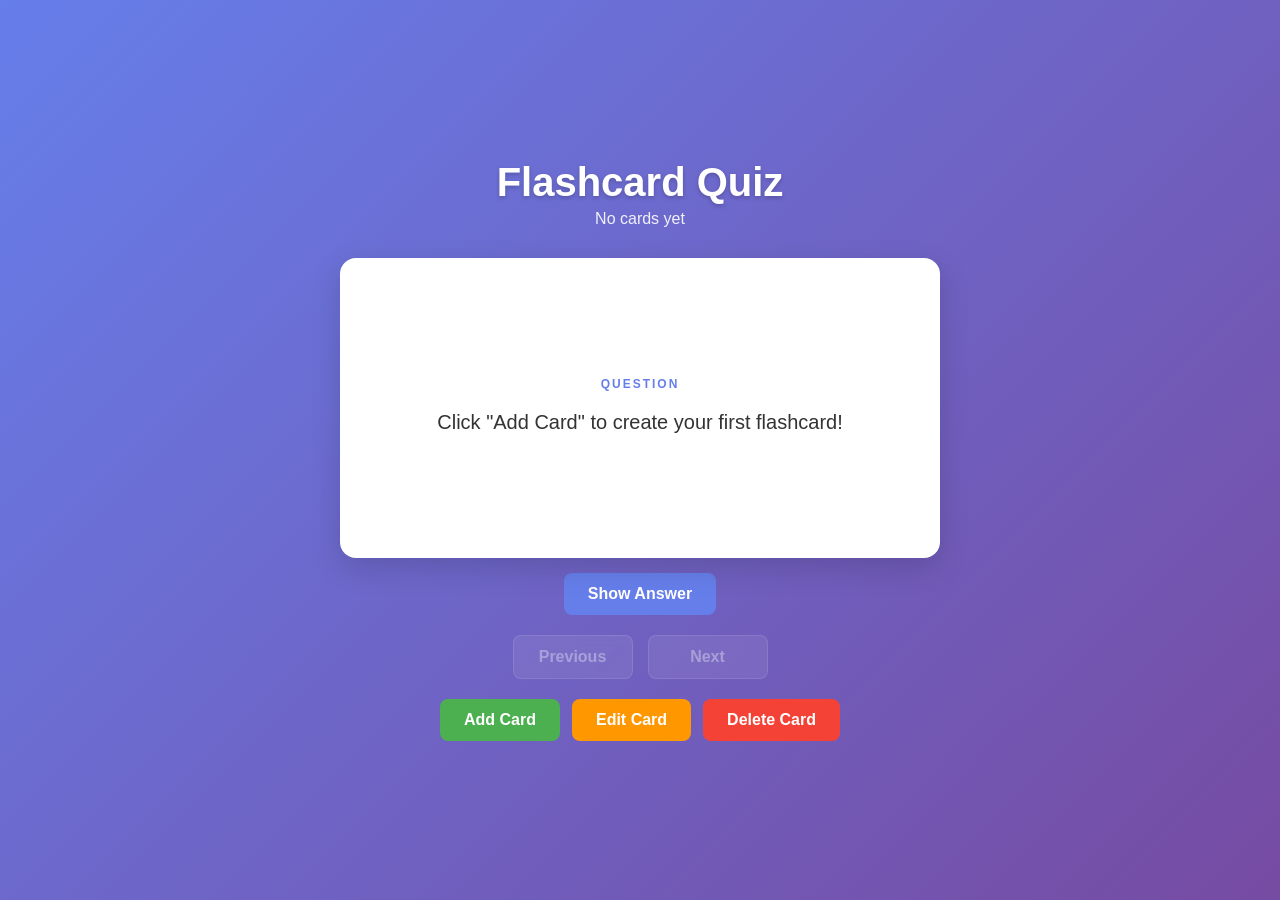
<file: Task_1/index.html>
<!DOCTYPE html>
<html lang="en">
<head>
  <meta charset="UTF-8">
  <meta name="viewport" content="width=device-width, initial-scale=1.0">
  <title>Flashcard Quiz App</title>
  <link rel="stylesheet" href="styles.css">
</head>
<body>
  <div class="app-container">
    <header>
      <h1>Flashcard Quiz</h1>
      <p class="subtitle" id="cardCounter">Card 1 of 1</p>
    </header>

    <main>
      <!-- Flashcard Display -->
      <div class="flashcard-area">
        <div class="flashcard" id="flashcard">
          <div class="flashcard-inner" id="flashcardInner">
            <div class="flashcard-front">
              <span class="card-label">Question</span>
              <p class="card-text" id="questionText">Click "Add Card" to create your first flashcard!</p>
            </div>
            <div class="flashcard-back">
              <span class="card-label">Answer</span>
              <p class="card-text" id="answerText">...</p>
            </div>
          </div>
        </div>
        <button class="btn btn-show" id="showAnswerBtn">Show Answer</button>
      </div>

      <!-- Navigation -->
      <div class="navigation">
        <button class="btn btn-nav" id="prevBtn">Previous</button>
        <button class="btn btn-nav" id="nextBtn">Next</button>
      </div>

      <!-- Action Buttons -->
      <div class="actions">
        <button class="btn btn-add" id="addBtn">Add Card</button>
        <button class="btn btn-edit" id="editBtn">Edit Card</button>
        <button class="btn btn-delete" id="deleteBtn">Delete Card</button>
      </div>
    </main>
  </div>

  <!-- Modal for Add/Edit -->
  <div class="modal-overlay" id="modal">
    <div class="modal">
      <h2 id="modalTitle">Add New Flashcard</h2>
      <form id="cardForm">
        <div class="form-group">
          <label for="questionInput">Question</label>
          <textarea id="questionInput" rows="3" placeholder="Enter your question..." required></textarea>
        </div>
        <div class="form-group">
          <label for="answerInput">Answer</label>
          <textarea id="answerInput" rows="3" placeholder="Enter the answer..." required></textarea>
        </div>
        <div class="modal-actions">
          <button type="button" class="btn btn-cancel" id="cancelBtn">Cancel</button>
          <button type="submit" class="btn btn-save" id="saveBtn">Save</button>
        </div>
      </form>
    </div>
  </div>

  <script src="script.js"></script>
</body>
</html>
</file>
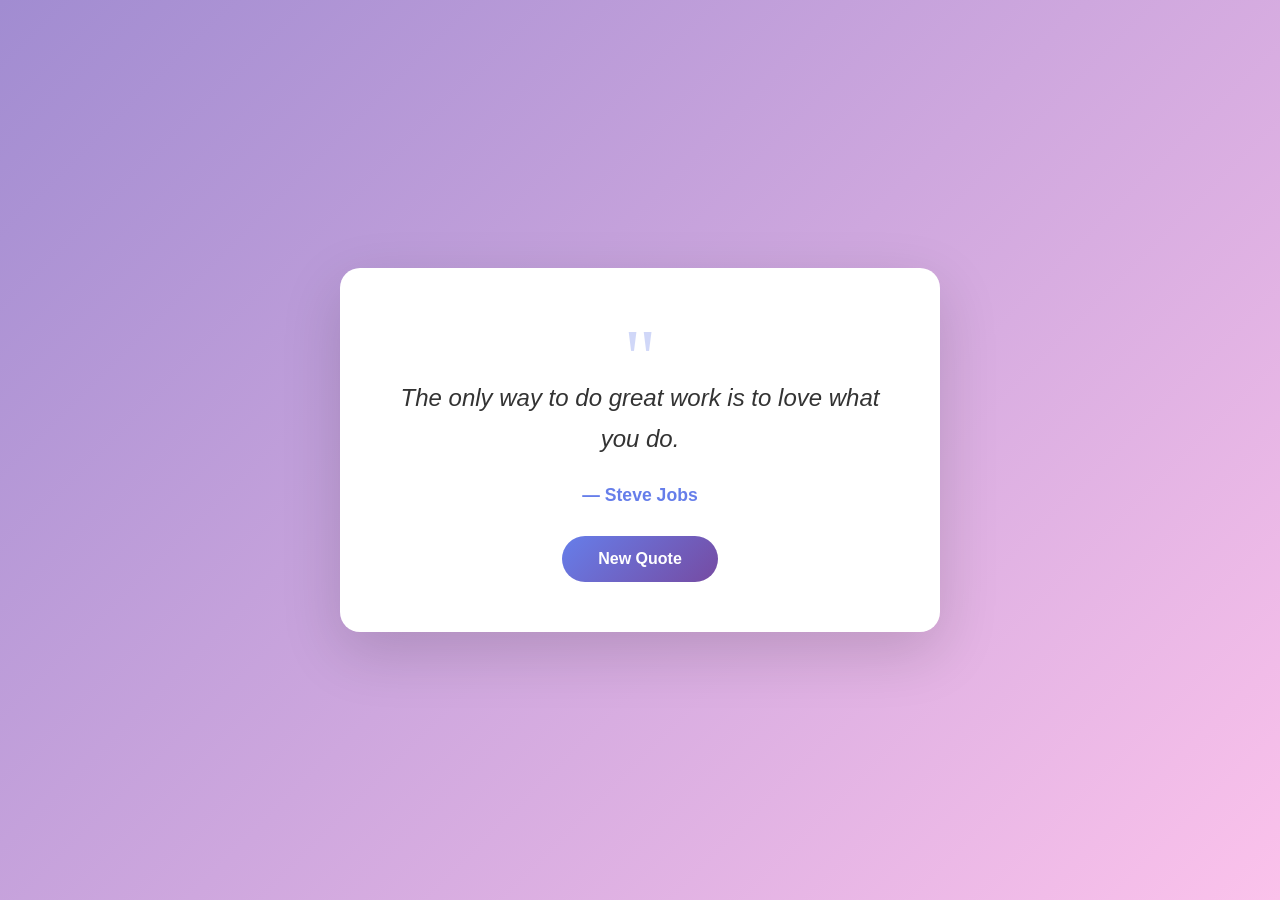
<file: Task_2/index.html>
<!DOCTYPE html>
<html lang="en">
<head>
  <meta charset="UTF-8">
  <meta name="viewport" content="width=device-width, initial-scale=1.0">
  <title>Random Quote Generator</title>
  <link rel="stylesheet" href="styles.css">
</head>
<body>
  <div class="container">
    <div class="quote-card">
      <div class="quote-icon">"</div>
      <p class="quote-text" id="quoteText"></p>
      <p class="quote-author" id="quoteAuthor"></p>
      <div class="actions">
        <button class="btn btn-new" id="newQuoteBtn">New Quote</button>
      </div>
    </div>
  </div>
  <script src="script.js"></script>
</body>
</html>
</file>
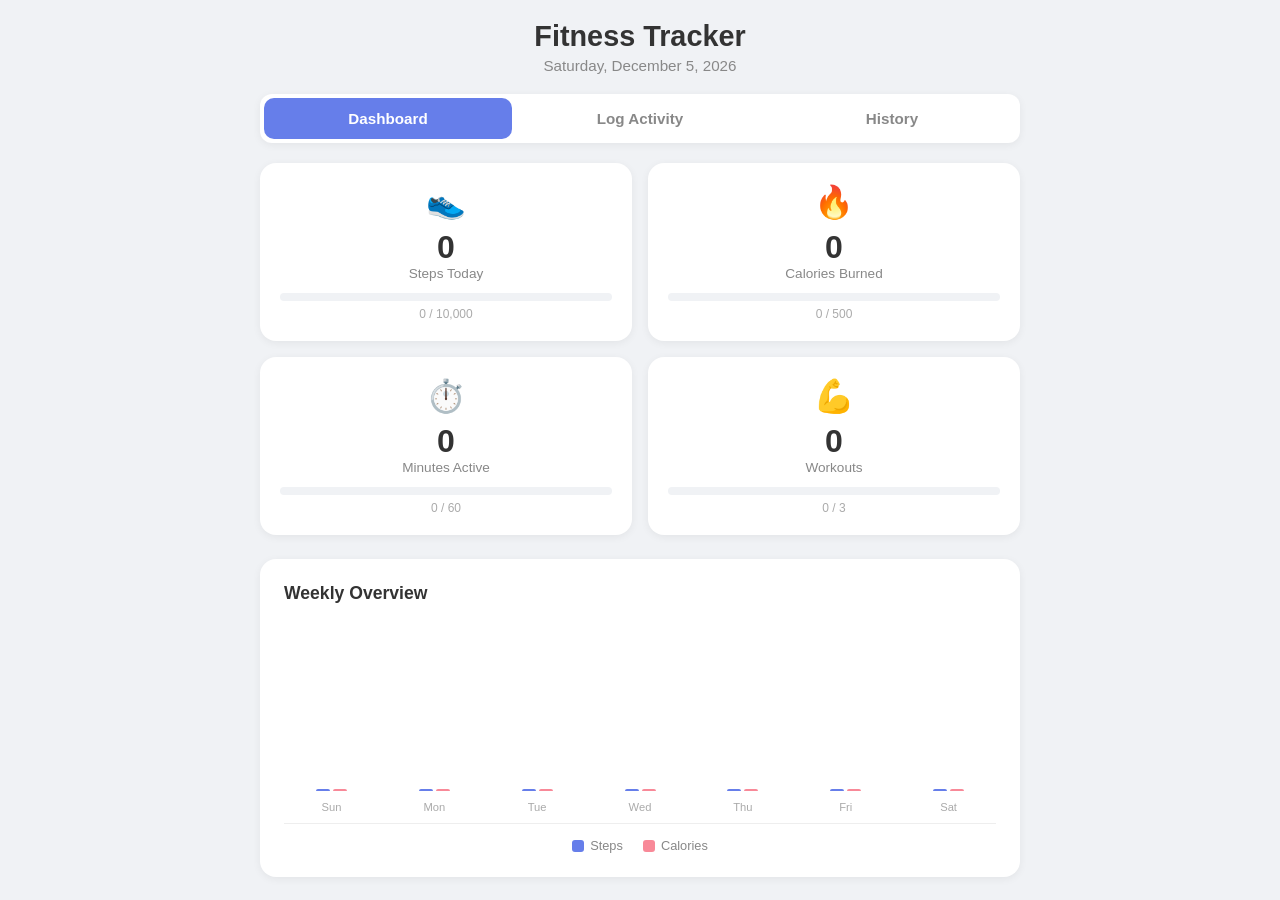
<file: Task_3/index.html>
<!DOCTYPE html>
<html lang="en">
<head>
  <meta charset="UTF-8">
  <meta name="viewport" content="width=device-width, initial-scale=1.0">
  <title>Fitness Tracker</title>
  <link rel="stylesheet" href="styles.css">
</head>
<body>
  <div class="app-container">
    <header>
      <h1>Fitness Tracker</h1>
      <p class="date-display" id="dateDisplay"></p>
    </header>

    <!-- Tabs -->
    <nav class="tabs">
      <button class="tab active" data-tab="dashboard">Dashboard</button>
      <button class="tab" data-tab="log">Log Activity</button>
      <button class="tab" data-tab="history">History</button>
    </nav>

    <!-- Dashboard -->
    <section class="tab-content active" id="dashboard">
      <div class="stats-grid">
        <div class="stat-card">
          <div class="stat-icon steps-icon">👟</div>
          <div class="stat-value" id="totalSteps">0</div>
          <div class="stat-label">Steps Today</div>
          <div class="progress-bar"><div class="progress-fill steps-fill" id="stepsProgress"></div></div>
          <div class="progress-label" id="stepsGoal">0 / 10,000</div>
        </div>
        <div class="stat-card">
          <div class="stat-icon cal-icon">🔥</div>
          <div class="stat-value" id="totalCalories">0</div>
          <div class="stat-label">Calories Burned</div>
          <div class="progress-bar"><div class="progress-fill cal-fill" id="calProgress"></div></div>
          <div class="progress-label" id="calGoal">0 / 500</div>
        </div>
        <div class="stat-card">
          <div class="stat-icon time-icon">⏱️</div>
          <div class="stat-value" id="totalTime">0</div>
          <div class="stat-label">Minutes Active</div>
          <div class="progress-bar"><div class="progress-fill time-fill" id="timeProgress"></div></div>
          <div class="progress-label" id="timeGoal">0 / 60</div>
        </div>
        <div class="stat-card">
          <div class="stat-icon workout-icon">💪</div>
          <div class="stat-value" id="totalWorkouts">0</div>
          <div class="stat-label">Workouts</div>
          <div class="progress-bar"><div class="progress-fill workout-fill" id="workoutProgress"></div></div>
          <div class="progress-label" id="workoutGoal">0 / 3</div>
        </div>
      </div>

      <div class="chart-section">
        <h2>Weekly Overview</h2>
        <div class="chart-container">
          <div class="bar-chart" id="weeklyChart"></div>
        </div>
        <div class="chart-legend">
          <span class="legend-item"><span class="legend-color steps-legend"></span> Steps</span>
          <span class="legend-item"><span class="legend-color cal-legend"></span> Calories</span>
        </div>
      </div>
    </section>

    <!-- Log Activity -->
    <section class="tab-content" id="log">
      <div class="log-form-card">
        <h2>Log Activity</h2>
        <form id="activityForm">
          <div class="form-group">
            <label for="exerciseType">Exercise Type</label>
            <select id="exerciseType" required>
              <option value="">Select exercise...</option>
              <option value="running">Running</option>
              <option value="walking">Walking</option>
              <option value="cycling">Cycling</option>
              <option value="swimming">Swimming</option>
              <option value="yoga">Yoga</option>
              <option value="weightlifting">Weight Lifting</option>
              <option value="hiit">HIIT</option>
              <option value="dancing">Dancing</option>
              <option value="other">Other</option>
            </select>
          </div>
          <div class="form-row">
            <div class="form-group">
              <label for="duration">Duration (min)</label>
              <input type="number" id="duration" min="1" max="600" placeholder="30" required>
            </div>
            <div class="form-group">
              <label for="calories">Calories Burned</label>
              <input type="number" id="calories" min="0" max="5000" placeholder="200" required>
            </div>
          </div>
          <div class="form-group">
            <label for="steps">Steps (optional)</label>
            <input type="number" id="steps" min="0" max="100000" placeholder="0">
          </div>
          <div class="form-group">
            <label for="notes">Notes (optional)</label>
            <textarea id="notes" rows="2" placeholder="How did it go?"></textarea>
          </div>
          <button type="submit" class="btn btn-log">Log Activity</button>
        </form>
      </div>
    </section>

    <!-- History -->
    <section class="tab-content" id="history">
      <div class="history-header">
        <h2>Activity History</h2>
        <button class="btn btn-clear" id="clearAllBtn">Clear All</button>
      </div>
      <div class="history-list" id="historyList">
        <p class="empty-msg">No activities logged yet.</p>
      </div>
    </section>
  </div>

  <script src="script.js"></script>
</body>
</html>
</file>
<file: Task_1/styles.css>
* {
  margin: 0;
  padding: 0;
  box-sizing: border-box;
}

body {
  font-family: 'Segoe UI', Tahoma, Geneva, Verdana, sans-serif;
  background: linear-gradient(135deg, #667eea 0%, #764ba2 100%);
  min-height: 100vh;
  display: flex;
  justify-content: center;
  align-items: center;
  padding: 20px;
}

.app-container {
  width: 100%;
  max-width: 600px;
}

header {
  text-align: center;
  color: white;
  margin-bottom: 30px;
}

header h1 {
  font-size: 2.5rem;
  font-weight: 700;
  text-shadow: 0 2px 4px rgba(0, 0, 0, 0.2);
}

.subtitle {
  font-size: 1rem;
  opacity: 0.9;
  margin-top: 5px;
}

/* Flashcard */
.flashcard-area {
  perspective: 1000px;
  margin-bottom: 20px;
}

.flashcard {
  width: 100%;
  height: 300px;
  cursor: pointer;
  position: relative;
}

.flashcard-inner {
  width: 100%;
  height: 100%;
  position: relative;
  transition: transform 0.6s;
  transform-style: preserve-3d;
}

.flashcard.flipped .flashcard-inner {
  transform: rotateY(180deg);
}

.flashcard-front,
.flashcard-back {
  position: absolute;
  width: 100%;
  height: 100%;
  backface-visibility: hidden;
  border-radius: 16px;
  display: flex;
  flex-direction: column;
  justify-content: center;
  align-items: center;
  padding: 30px;
  text-align: center;
}

.flashcard-front {
  background: white;
  box-shadow: 0 10px 30px rgba(0, 0, 0, 0.15);
}

.flashcard-back {
  background: #f0f4ff;
  box-shadow: 0 10px 30px rgba(0, 0, 0, 0.15);
  transform: rotateY(180deg);
}

.card-label {
  font-size: 0.75rem;
  text-transform: uppercase;
  letter-spacing: 2px;
  color: #667eea;
  font-weight: 600;
  margin-bottom: 15px;
}

.card-text {
  font-size: 1.25rem;
  color: #333;
  line-height: 1.6;
  word-wrap: break-word;
  max-width: 100%;
}

/* Buttons */
.btn {
  border: none;
  border-radius: 8px;
  cursor: pointer;
  font-size: 1rem;
  font-weight: 600;
  transition: all 0.2s ease;
  padding: 12px 24px;
}

.btn:hover {
  transform: translateY(-2px);
  box-shadow: 0 4px 12px rgba(0, 0, 0, 0.2);
}

.btn:active {
  transform: translateY(0);
}

.btn-show {
  display: block;
  margin: 15px auto 0;
  background: #667eea;
  color: white;
}

.btn-show:hover {
  background: #5a6fd6;
}

.navigation {
  display: flex;
  justify-content: center;
  gap: 15px;
  margin-bottom: 20px;
}

.btn-nav {
  background: rgba(255, 255, 255, 0.2);
  color: white;
  backdrop-filter: blur(5px);
  border: 1px solid rgba(255, 255, 255, 0.3);
  min-width: 120px;
}

.btn-nav:hover {
  background: rgba(255, 255, 255, 0.35);
}

.btn-nav:disabled {
  opacity: 0.4;
  cursor: not-allowed;
  transform: none;
}

.actions {
  display: flex;
  justify-content: center;
  gap: 12px;
  flex-wrap: wrap;
}

.btn-add {
  background: #4caf50;
  color: white;
}

.btn-add:hover {
  background: #43a047;
}

.btn-edit {
  background: #ff9800;
  color: white;
}

.btn-edit:hover {
  background: #f57c00;
}

.btn-delete {
  background: #f44336;
  color: white;
}

.btn-delete:hover {
  background: #e53935;
}

/* Modal */
.modal-overlay {
  position: fixed;
  top: 0;
  left: 0;
  width: 100%;
  height: 100%;
  background: rgba(0, 0, 0, 0.5);
  display: none;
  justify-content: center;
  align-items: center;
  z-index: 100;
  padding: 20px;
}

.modal-overlay.active {
  display: flex;
}

.modal {
  background: white;
  border-radius: 16px;
  padding: 30px;
  width: 100%;
  max-width: 500px;
  box-shadow: 0 20px 60px rgba(0, 0, 0, 0.3);
  animation: modalIn 0.3s ease;
}

@keyframes modalIn {
  from {
    opacity: 0;
    transform: scale(0.9) translateY(20px);
  }
  to {
    opacity: 1;
    transform: scale(1) translateY(0);
  }
}

.modal h2 {
  margin-bottom: 20px;
  color: #333;
  font-size: 1.5rem;
}

.form-group {
  margin-bottom: 15px;
}

.form-group label {
  display: block;
  margin-bottom: 6px;
  font-weight: 600;
  color: #555;
  font-size: 0.9rem;
}

.form-group textarea {
  width: 100%;
  padding: 12px;
  border: 2px solid #e0e0e0;
  border-radius: 8px;
  font-size: 1rem;
  font-family: inherit;
  resize: vertical;
  transition: border-color 0.2s;
}

.form-group textarea:focus {
  outline: none;
  border-color: #667eea;
}

.modal-actions {
  display: flex;
  justify-content: flex-end;
  gap: 10px;
  margin-top: 20px;
}

.btn-cancel {
  background: #e0e0e0;
  color: #333;
}

.btn-cancel:hover {
  background: #d0d0d0;
}

.btn-save {
  background: #667eea;
  color: white;
}

.btn-save:hover {
  background: #5a6fd6;
}

/* Empty state */
.empty-state {
  text-align: center;
  color: #999;
  padding: 20px;
}

/* Responsive */
@media (max-width: 480px) {
  header h1 {
    font-size: 1.8rem;
  }

  .flashcard {
    height: 250px;
  }

  .card-text {
    font-size: 1.1rem;
  }

  .actions {
    flex-direction: column;
    align-items: center;
  }

  .btn {
    width: 100%;
    max-width: 250px;
  }
}
</file>
<file: Task_2/styles.css>
* {
  margin: 0;
  padding: 0;
  box-sizing: border-box;
}

body {
  font-family: 'Segoe UI', Tahoma, Geneva, Verdana, sans-serif;
  min-height: 100vh;
  display: flex;
  justify-content: center;
  align-items: center;
  padding: 20px;
  transition: background 0.6s ease;
}

.container {
  width: 100%;
  max-width: 600px;
}

.quote-card {
  background: white;
  border-radius: 20px;
  padding: 50px 40px;
  box-shadow: 0 20px 60px rgba(0, 0, 0, 0.15);
  text-align: center;
  position: relative;
  animation: fadeIn 0.5s ease;
}

@keyframes fadeIn {
  from { opacity: 0; transform: translateY(20px); }
  to { opacity: 1; transform: translateY(0); }
}

.quote-icon {
  font-size: 5rem;
  line-height: 1;
  color: #667eea;
  opacity: 0.3;
  font-family: Georgia, serif;
  margin-bottom: -20px;
}

.quote-text {
  font-size: 1.5rem;
  color: #333;
  line-height: 1.7;
  margin-bottom: 25px;
  font-style: italic;
  min-height: 80px;
}

.quote-author {
  font-size: 1.1rem;
  color: #667eea;
  font-weight: 600;
  margin-bottom: 30px;
}

.actions {
  display: flex;
  justify-content: center;
}

.btn {
  border: none;
  border-radius: 50px;
  cursor: pointer;
  font-size: 1rem;
  font-weight: 600;
  transition: all 0.3s ease;
  padding: 14px 36px;
}

.btn:hover {
  transform: translateY(-3px);
  box-shadow: 0 6px 20px rgba(102, 126, 234, 0.4);
}

.btn:active {
  transform: translateY(-1px);
}

.btn-new {
  background: linear-gradient(135deg, #667eea 0%, #764ba2 100%);
  color: white;
}

@media (max-width: 480px) {
  .quote-card {
    padding: 40px 25px;
  }

  .quote-text {
    font-size: 1.2rem;
  }

  .quote-icon {
    font-size: 4rem;
  }
}
</file>
<file: Task_3/styles.css>
* {
  margin: 0;
  padding: 0;
  box-sizing: border-box;
}

body {
  font-family: 'Segoe UI', Tahoma, Geneva, Verdana, sans-serif;
  background: #f0f2f5;
  min-height: 100vh;
  color: #333;
}

.app-container {
  max-width: 800px;
  margin: 0 auto;
  padding: 20px;
}

header {
  text-align: center;
  margin-bottom: 20px;
}

header h1 {
  font-size: 1.8rem;
  color: #333;
}

.date-display {
  color: #888;
  font-size: 0.95rem;
  margin-top: 4px;
}

/* Tabs */
.tabs {
  display: flex;
  gap: 4px;
  background: white;
  border-radius: 12px;
  padding: 4px;
  box-shadow: 0 2px 8px rgba(0, 0, 0, 0.06);
  margin-bottom: 20px;
}

.tab {
  flex: 1;
  border: none;
  background: transparent;
  padding: 12px;
  border-radius: 10px;
  cursor: pointer;
  font-size: 0.95rem;
  font-weight: 600;
  color: #888;
  transition: all 0.2s;
}

.tab.active {
  background: #667eea;
  color: white;
}

.tab:hover:not(.active) {
  background: #f0f2f5;
}

.tab-content {
  display: none;
}

.tab-content.active {
  display: block;
}

/* Stats Grid */
.stats-grid {
  display: grid;
  grid-template-columns: repeat(2, 1fr);
  gap: 16px;
  margin-bottom: 24px;
}

.stat-card {
  background: white;
  border-radius: 16px;
  padding: 20px;
  box-shadow: 0 2px 8px rgba(0, 0, 0, 0.06);
  text-align: center;
}

.stat-icon {
  font-size: 2rem;
  margin-bottom: 8px;
}

.stat-value {
  font-size: 2rem;
  font-weight: 700;
  color: #333;
}

.stat-label {
  font-size: 0.85rem;
  color: #888;
  margin-bottom: 12px;
}

.progress-bar {
  height: 8px;
  background: #f0f2f5;
  border-radius: 4px;
  overflow: hidden;
}

.progress-fill {
  height: 100%;
  border-radius: 4px;
  transition: width 0.6s ease;
  width: 0%;
}

.steps-fill { background: #667eea; }
.cal-fill { background: #f5576c; }
.time-fill { background: #43e97b; }
.workout-fill { background: #ff9800; }

.progress-label {
  font-size: 0.75rem;
  color: #aaa;
  margin-top: 6px;
}

/* Chart Section */
.chart-section {
  background: white;
  border-radius: 16px;
  padding: 24px;
  box-shadow: 0 2px 8px rgba(0, 0, 0, 0.06);
}

.chart-section h2 {
  font-size: 1.1rem;
  margin-bottom: 20px;
  color: #333;
}

.chart-container {
  height: 200px;
  display: flex;
  align-items: flex-end;
  gap: 8px;
  padding-bottom: 10px;
  border-bottom: 1px solid #eee;
}

.bar-chart {
  display: flex;
  align-items: flex-end;
  gap: 8px;
  width: 100%;
  height: 100%;
}

.day-bars {
  flex: 1;
  display: flex;
  flex-direction: column;
  align-items: center;
  gap: 4px;
  height: 100%;
  justify-content: flex-end;
}

.bar-pair {
  display: flex;
  gap: 3px;
  align-items: flex-end;
  width: 100%;
  justify-content: center;
}

.bar {
  width: 14px;
  border-radius: 4px 4px 0 0;
  transition: height 0.6s ease;
  min-height: 2px;
}

.bar.steps-bar { background: #667eea; }
.bar.cal-bar { background: #f5576c; opacity: 0.7; }

.day-label {
  font-size: 0.7rem;
  color: #aaa;
  margin-top: 6px;
}

.chart-legend {
  display: flex;
  justify-content: center;
  gap: 20px;
  margin-top: 14px;
}

.legend-item {
  display: flex;
  align-items: center;
  gap: 6px;
  font-size: 0.8rem;
  color: #888;
}

.legend-color {
  width: 12px;
  height: 12px;
  border-radius: 3px;
}

.steps-legend { background: #667eea; }
.cal-legend { background: #f5576c; opacity: 0.7; }

/* Log Form */
.log-form-card {
  background: white;
  border-radius: 16px;
  padding: 30px;
  box-shadow: 0 2px 8px rgba(0, 0, 0, 0.06);
}

.log-form-card h2 {
  font-size: 1.2rem;
  margin-bottom: 20px;
  color: #333;
}

.form-group {
  margin-bottom: 16px;
}

.form-group label {
  display: block;
  font-size: 0.85rem;
  font-weight: 600;
  color: #555;
  margin-bottom: 6px;
}

.form-group select,
.form-group input,
.form-group textarea {
  width: 100%;
  padding: 12px;
  border: 2px solid #e8e8e8;
  border-radius: 10px;
  font-size: 1rem;
  font-family: inherit;
  transition: border-color 0.2s;
  background: #fafafa;
}

.form-group select:focus,
.form-group input:focus,
.form-group textarea:focus {
  outline: none;
  border-color: #667eea;
  background: white;
}

.form-row {
  display: grid;
  grid-template-columns: 1fr 1fr;
  gap: 12px;
}

.btn {
  border: none;
  border-radius: 10px;
  cursor: pointer;
  font-size: 1rem;
  font-weight: 600;
  transition: all 0.2s;
  padding: 14px 28px;
}

.btn:hover {
  transform: translateY(-2px);
  box-shadow: 0 4px 12px rgba(0, 0, 0, 0.15);
}

.btn-log {
  width: 100%;
  background: linear-gradient(135deg, #667eea, #764ba2);
  color: white;
}

/* History */
.history-header {
  display: flex;
  justify-content: space-between;
  align-items: center;
  margin-bottom: 16px;
}

.history-header h2 {
  font-size: 1.1rem;
}

.btn-clear {
  background: #f44336;
  color: white;
  padding: 8px 16px;
  font-size: 0.85rem;
}

.btn-clear:hover {
  background: #e53935;
}

.history-list {
  display: flex;
  flex-direction: column;
  gap: 10px;
}

.history-item {
  background: white;
  border-radius: 12px;
  padding: 16px;
  box-shadow: 0 2px 6px rgba(0, 0, 0, 0.05);
  display: flex;
  align-items: center;
  gap: 14px;
  animation: slideIn 0.3s ease;
}

@keyframes slideIn {
  from { opacity: 0; transform: translateX(-10px); }
  to { opacity: 1; transform: translateX(0); }
}

.history-icon {
  font-size: 1.6rem;
  width: 44px;
  height: 44px;
  background: #f0f2f5;
  border-radius: 10px;
  display: flex;
  align-items: center;
  justify-content: center;
  flex-shrink: 0;
}

.history-details {
  flex: 1;
}

.history-type {
  font-weight: 600;
  font-size: 0.95rem;
  text-transform: capitalize;
  color: #333;
}

.history-meta {
  font-size: 0.8rem;
  color: #999;
  margin-top: 2px;
}

.history-stats {
  display: flex;
  gap: 12px;
  font-size: 0.8rem;
  color: #666;
  margin-top: 4px;
}

.history-delete {
  background: none;
  border: none;
  color: #ccc;
  font-size: 1.2rem;
  cursor: pointer;
  padding: 4px;
  transition: color 0.2s;
}

.history-delete:hover {
  color: #f44336;
}

.empty-msg {
  text-align: center;
  color: #aaa;
  padding: 40px;
  font-size: 0.95rem;
}

.success-toast {
  position: fixed;
  bottom: 30px;
  left: 50%;
  transform: translateX(-50%) translateY(100px);
  background: #43a047;
  color: white;
  padding: 14px 28px;
  border-radius: 10px;
  font-weight: 600;
  box-shadow: 0 6px 20px rgba(0, 0, 0, 0.2);
  transition: transform 0.4s ease;
  z-index: 200;
}

.success-toast.show {
  transform: translateX(-50%) translateY(0);
}

@media (max-width: 500px) {
  .stats-grid {
    grid-template-columns: 1fr;
  }

  .form-row {
    grid-template-columns: 1fr;
  }

  .chart-container {
    height: 150px;
  }

  .bar {
    width: 10px;
  }
}
</file>
